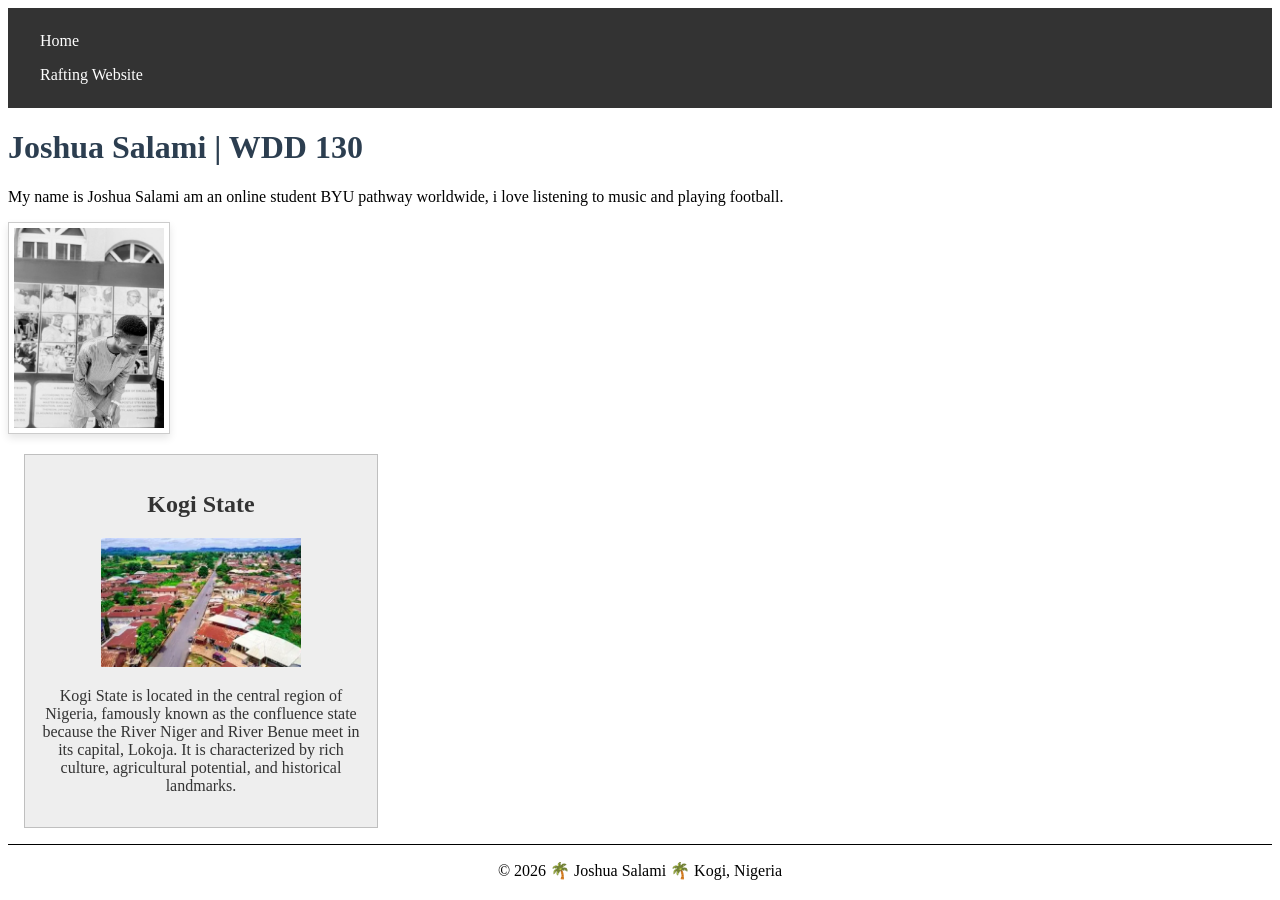
<file: index.html>
<!DOCTYPE html>
<html lang="en">

<head>
  <meta charset="UTF-8">
  <meta name="viewport" content="width=device-width, initial-scale=1.0">
  <title>WDD 130 | Joshua Salami</title>
  <meta name="description" content="Joshua Salami's home page for WDD 130, studying through BYU Pathway Worldwide, featuring personal interests and background about Kogi, Nigeria.">
  <meta name="author" content="Joshua Salami">
  <link rel="stylesheet" href="styles/styles.css">
</head>

<body>
  <header>
    <nav>
      <a href="#">Home</a>
      <a href="wwr/">Rafting Website</a>
    </nav>
  </header>
  
  <main>
    <h1>Joshua Salami | WDD 130</h1>
    <p>My name is Joshua Salami am an online student BYU pathway worldwide, i love listening to music and playing football.</p>
    <img src="images/profile.jpg" alt="Joshua Salami" width="200">
  </main>

  <aside>
    <h2>Kogi State</h2>
    <img src="images/kogi.jpg" alt="Kogi State landscape">
    <p>Kogi State is located in the central region of Nigeria, famously known as the confluence state because the River Niger and River Benue meet in its capital, Lokoja. It is characterized by rich culture, agricultural potential, and historical landmarks.</p>
  </aside>

  <footer>
    <p>&copy; 2026 🌴 Joshua Salami 🌴 Kogi, Nigeria</p>
  </footer>
</body>

</html>
</file>
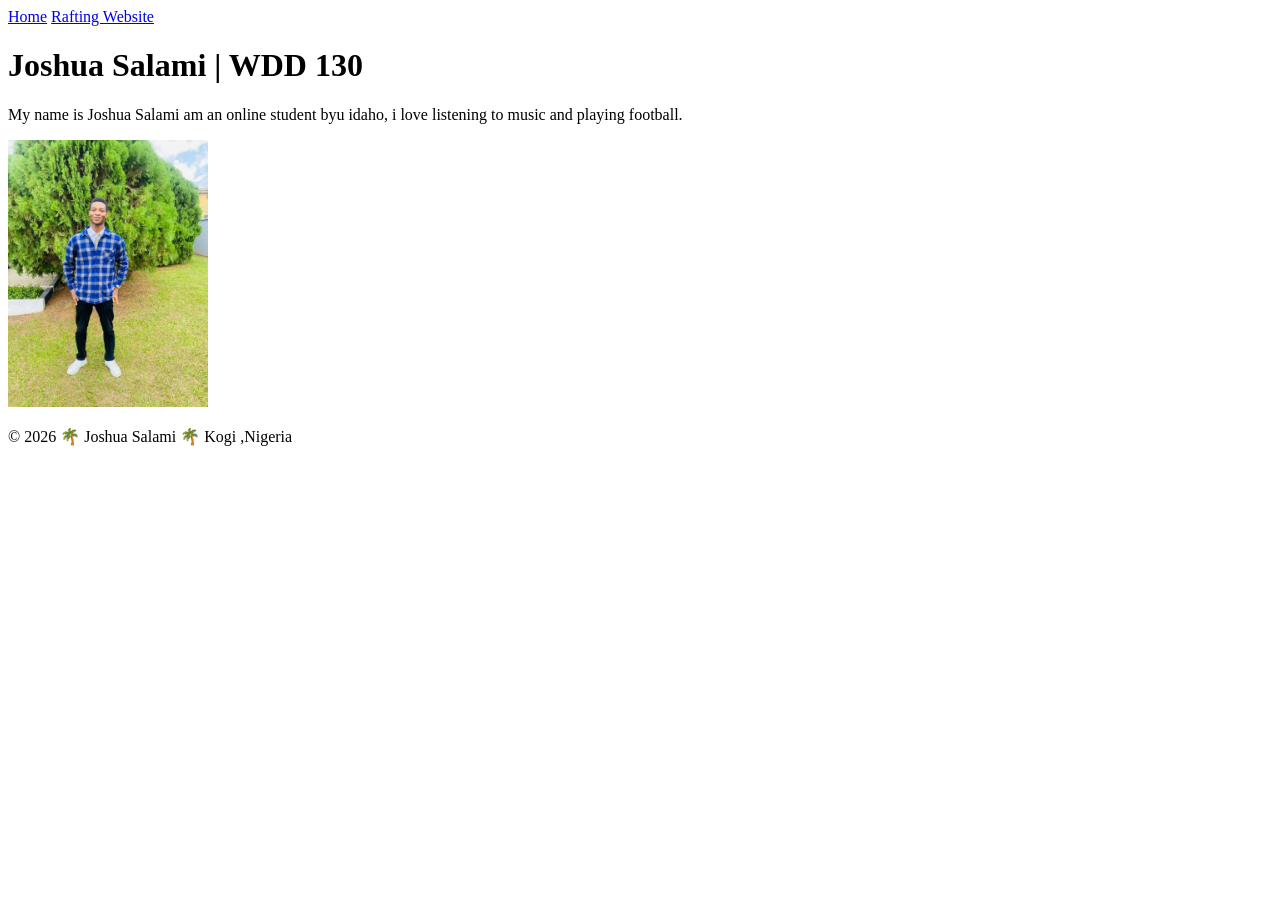
<file: wdd130-main/index.html>
<!DOCTYPE html>
<html lang="en">

<head>
  <meta charset="UTF-8">
  <meta name="viewport" content="width=device-width, initial-scale=1.0">
  <title>WDD 130 | Joshua Salami</title>
</head>

<body>
  <header>
    <nav>
      <a href="#">Home</a>
      <a href="wwr/">Rafting Website</a>
    </nav>
  </header>
  <main>
    <h1>Joshua Salami | WDD 130</h1>
    <p>My name is Joshua Salami am an online student byu idaho, i love listening to music and
      playing football.</p>
    <img src="images/profile.jpg" alt="Joshua Salami" width="200">
  </main>

  <footer>
    <p>&copy; 2026 🌴 Joshua Salami 🌴 Kogi ,Nigeria</p>
  </footer>
</body>
</file>
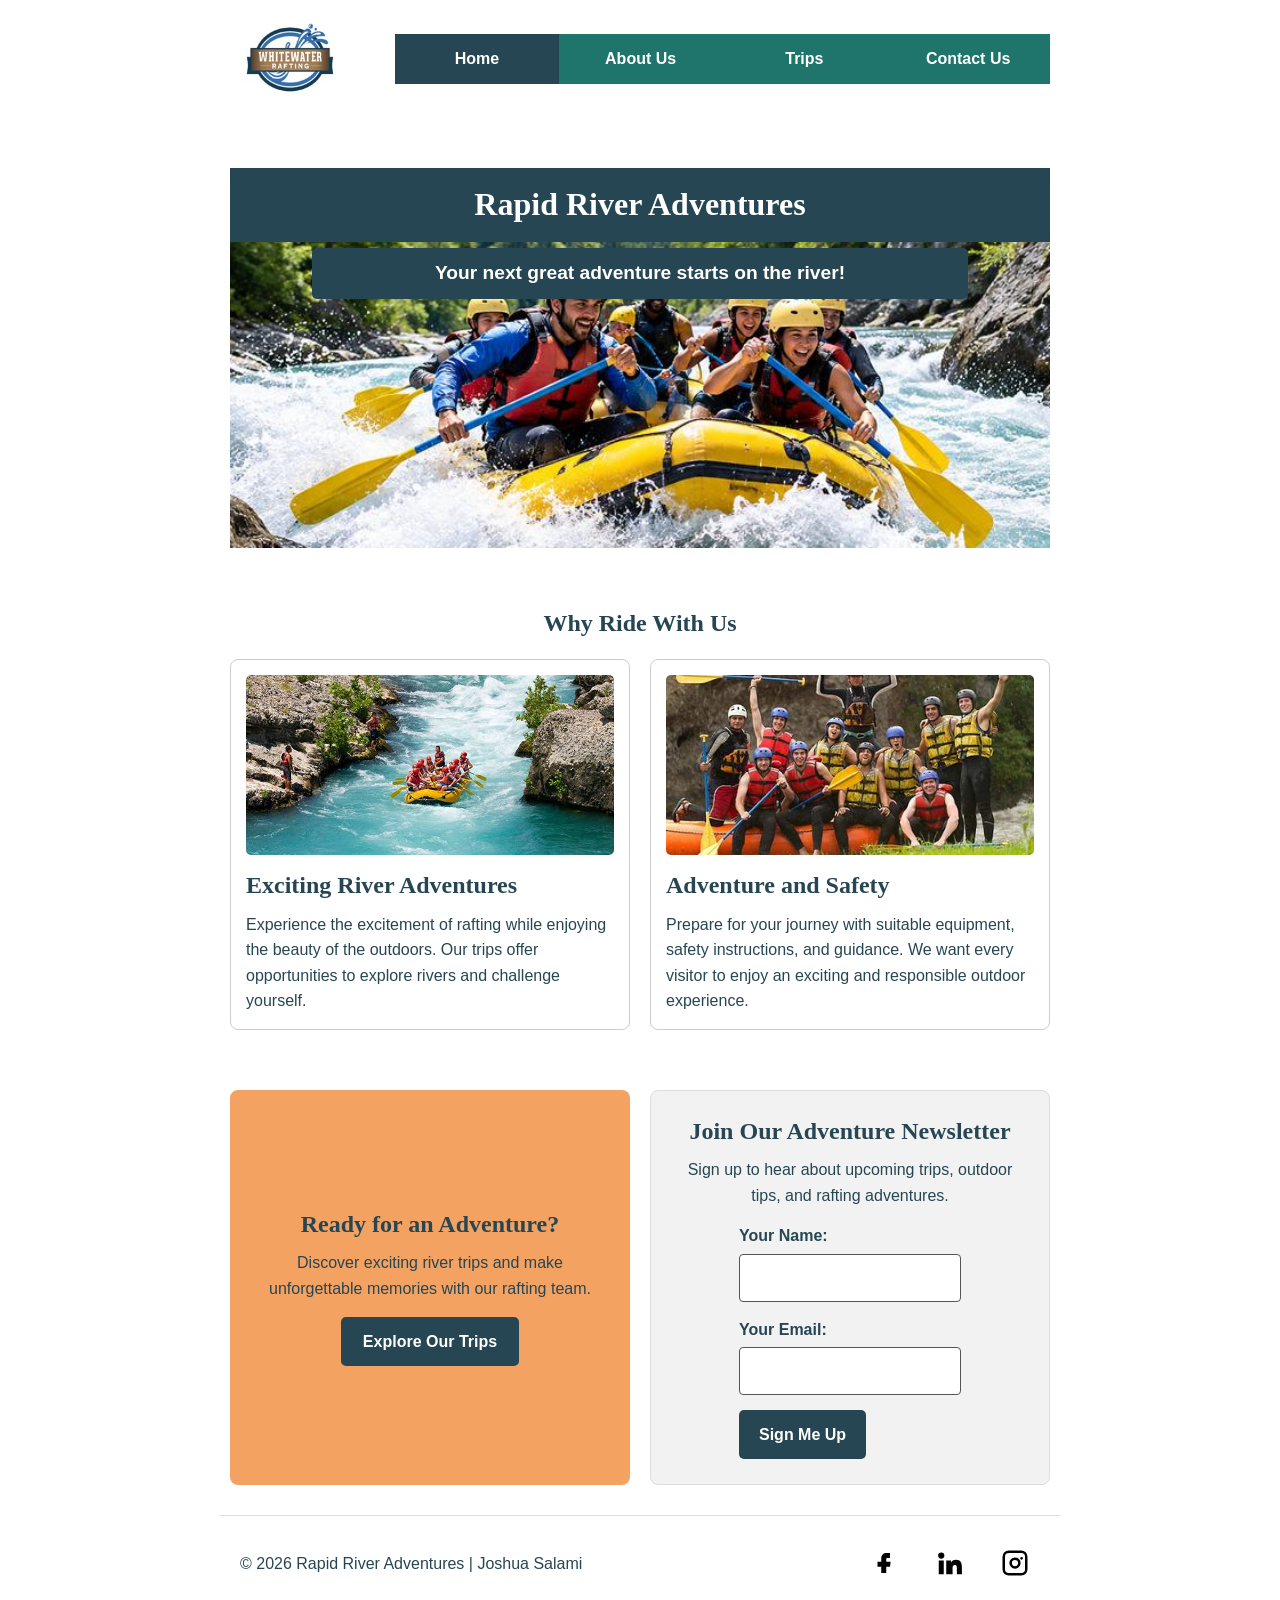
<file: wwr/index.html>
<!DOCTYPE html>
<html lang="en">
<head>
    <meta charset="UTF-8">
    <meta name="viewport" content="width=device-width, initial-scale=1.0">

    <title>Home - Rapid River Adventures</title>
    <meta name="description" content="Discover exciting whitewater rafting trips, guided river adventures, and outdoor experiences with Rapid River Adventures.">
    <meta name="author" content="Joshua Salami">

    <link rel="stylesheet" href="styles/rafting.css">
</head>

<body>
    <header>
        <img src="images/logo.png" alt="Rapid River Adventures Logo" width="182" height="149">

        <nav aria-label="Main navigation">
            <ul>
                <li><a href="index.html" aria-current="page">Home</a></li>
                <li><a href="about.html">About Us</a></li>
                <li><a href="trips.html">Trips</a></li>
                <li><a href="contact.html">Contact Us</a></li>
            </ul>
        </nav>
    </header>

    <main>
        <!-- Hero section -->
        <section class="hero">
            <img src="images/hero.jpg"
                 alt="Adventurers enjoying a whitewater rafting trip" width="1000" height="333">

            <h1>Rapid River Adventures</h1>
            <p>Your next great adventure starts on the river!</p>
        </section>

        <!-- Company information -->
        <section class="home-grid">
            <h2 class="grid-heading">Why Ride With Us</h2>
            <article class="home-card">
                <img src="images/adventure1.jpg"
                     alt="A raft of paddlers navigating turquoise whitewater rapids" width="600" height="400">
                <h2>Exciting River Adventures</h2>
                <p>Experience the excitement of rafting while enjoying the beauty of the outdoors. Our trips offer opportunities to explore rivers and challenge yourself.</p>
            </article>

            <article class="home-card">
                <img src="images/adventure2.jpg"
                     alt="Smiling rafting group wearing helmets and life jackets" width="600" height="400">
                <h2>Adventure and Safety</h2>
                <p>Prepare for your journey with suitable equipment, safety instructions, and guidance. We want every visitor to enjoy an exciting and responsible outdoor experience.</p>
            </article>
        </section>

        <div class="home-split">
            <!-- Call to action -->
            <section class="home-cta">
                <h2>Ready for an Adventure?</h2>
                <p>Discover exciting river trips and make unforgettable memories with our rafting team.</p>
                <a href="trips.html" class="cta-button">Explore Our Trips</a>
            </section>

            <!-- Newsletter signup -->
            <section class="newsletter">
                <h2>Join Our Adventure Newsletter</h2>
                <p>Sign up to hear about upcoming trips, outdoor tips, and rafting adventures.</p>

                <form action="#" method="get">
                    <div>
                        <label for="visitor-name">Your Name:</label>
                        <input type="text" id="visitor-name"
                               name="visitor-name" required>
                    </div>

                    <div>
                        <label for="visitor-email">Your Email:</label>
                        <input type="email" id="visitor-email"
                               name="visitor-email" required>
                    </div>

                    <button type="submit">Sign Me Up</button>
                </form>
            </section>
        </div>
    </main>

    <footer>
        <p>&copy; 2026 Rapid River Adventures | Joshua Salami</p>

        <nav class="socialmedia" aria-label="Social media">
            <a href="https://facebook.com" target="_blank" rel="noopener noreferrer">
                <img src="images/facebook.svg" alt="Facebook">
            </a>
            <a href="https://linkedin.com" target="_blank" rel="noopener noreferrer">
                <img src="images/linkedin.svg" alt="LinkedIn">
            </a>
            <a href="https://instagram.com" target="_blank" rel="noopener noreferrer">
                <img src="images/instagram.svg" alt="Instagram">
            </a>
        </nav>
    </footer>
</body>
</html>
</file>
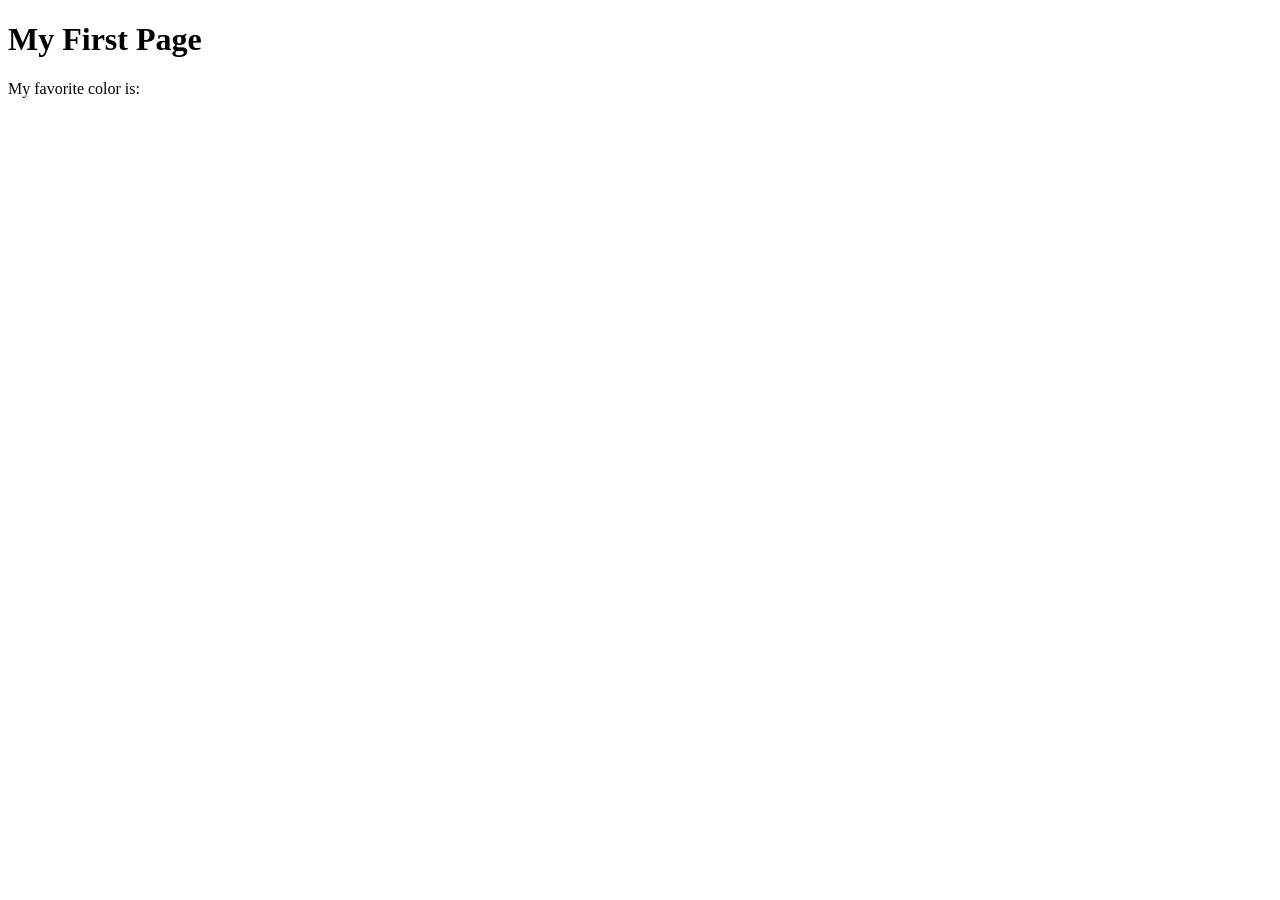
<file: week01/first-page.html>
<!DOCTYPE html>
<html lang="en">
<head>
    <meta charset="UTF-8">
    <meta name="viewport" content="width=device-width, initial-scale=1.0">
    <title>My First Page</title>
</head>
<body>
    <h1>My First Page</h1>
    <p>My favorite color is: </p>
</body>
</html>
</file>
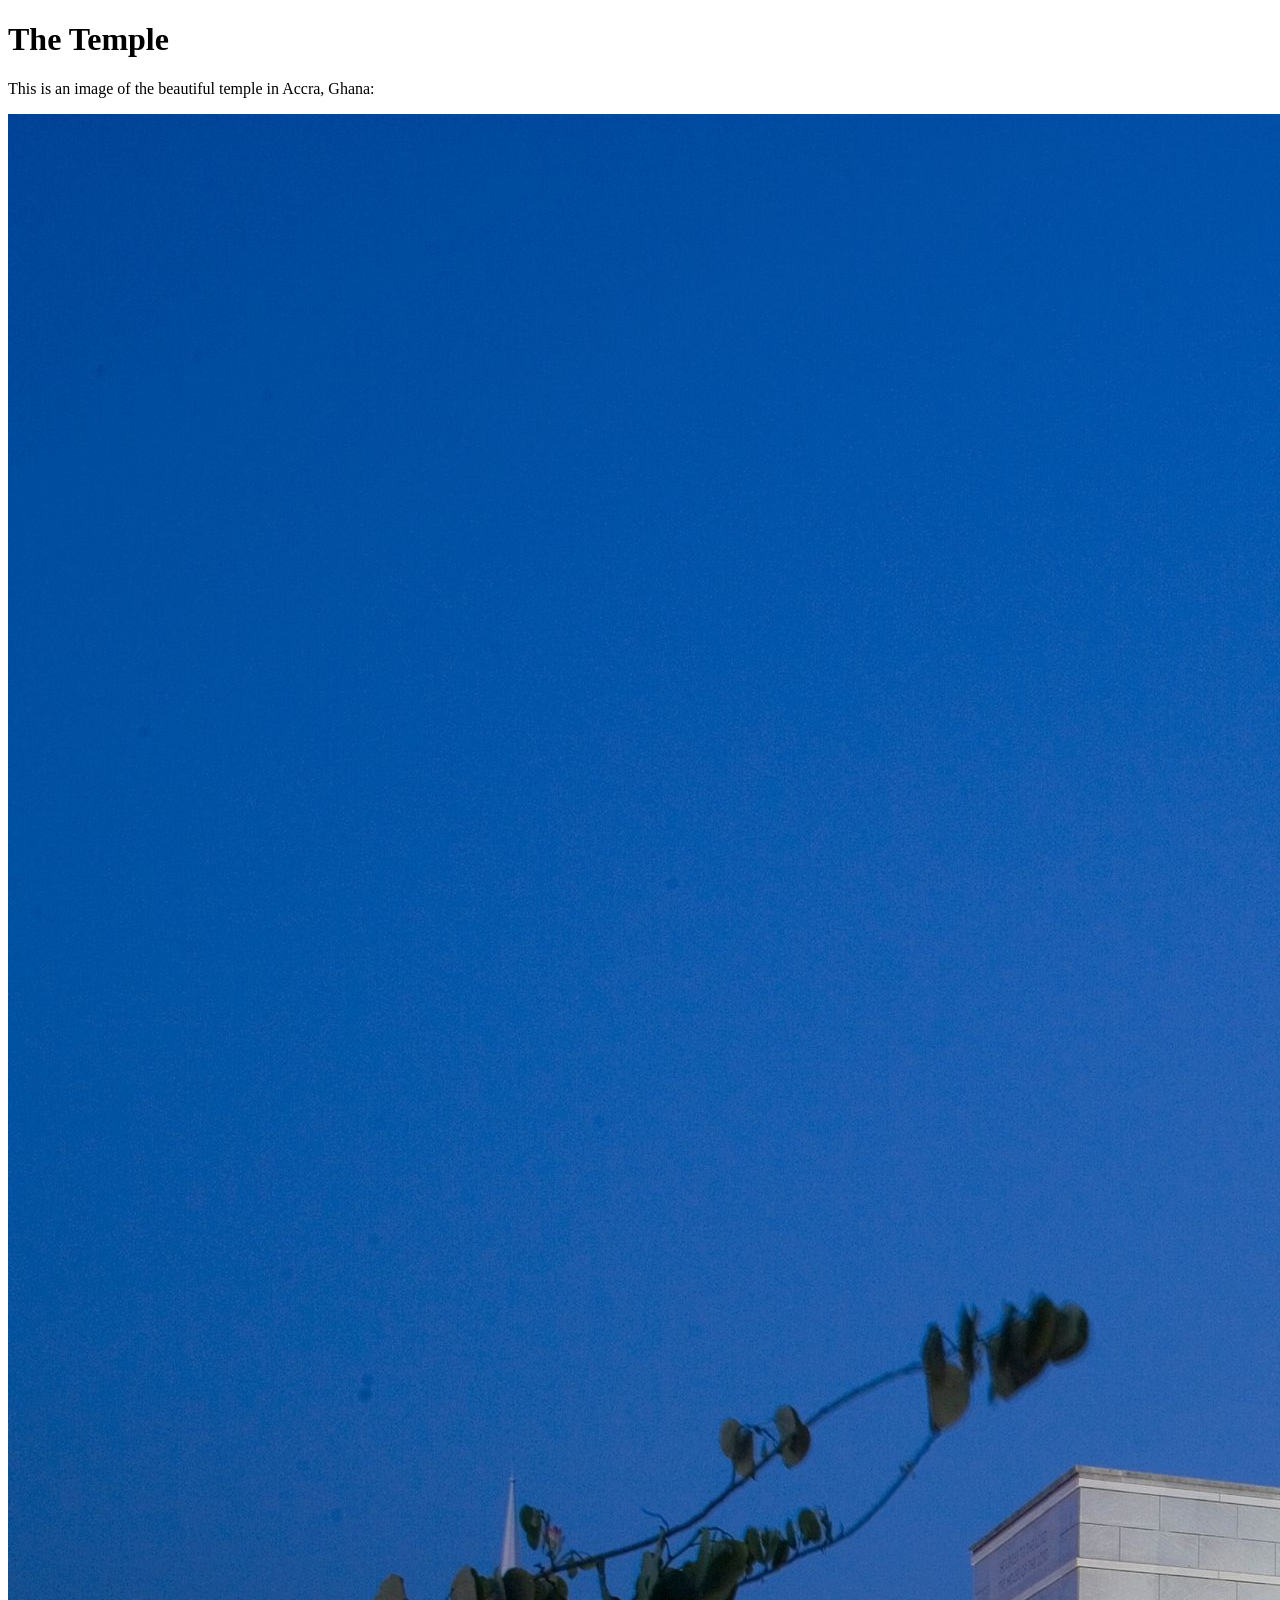
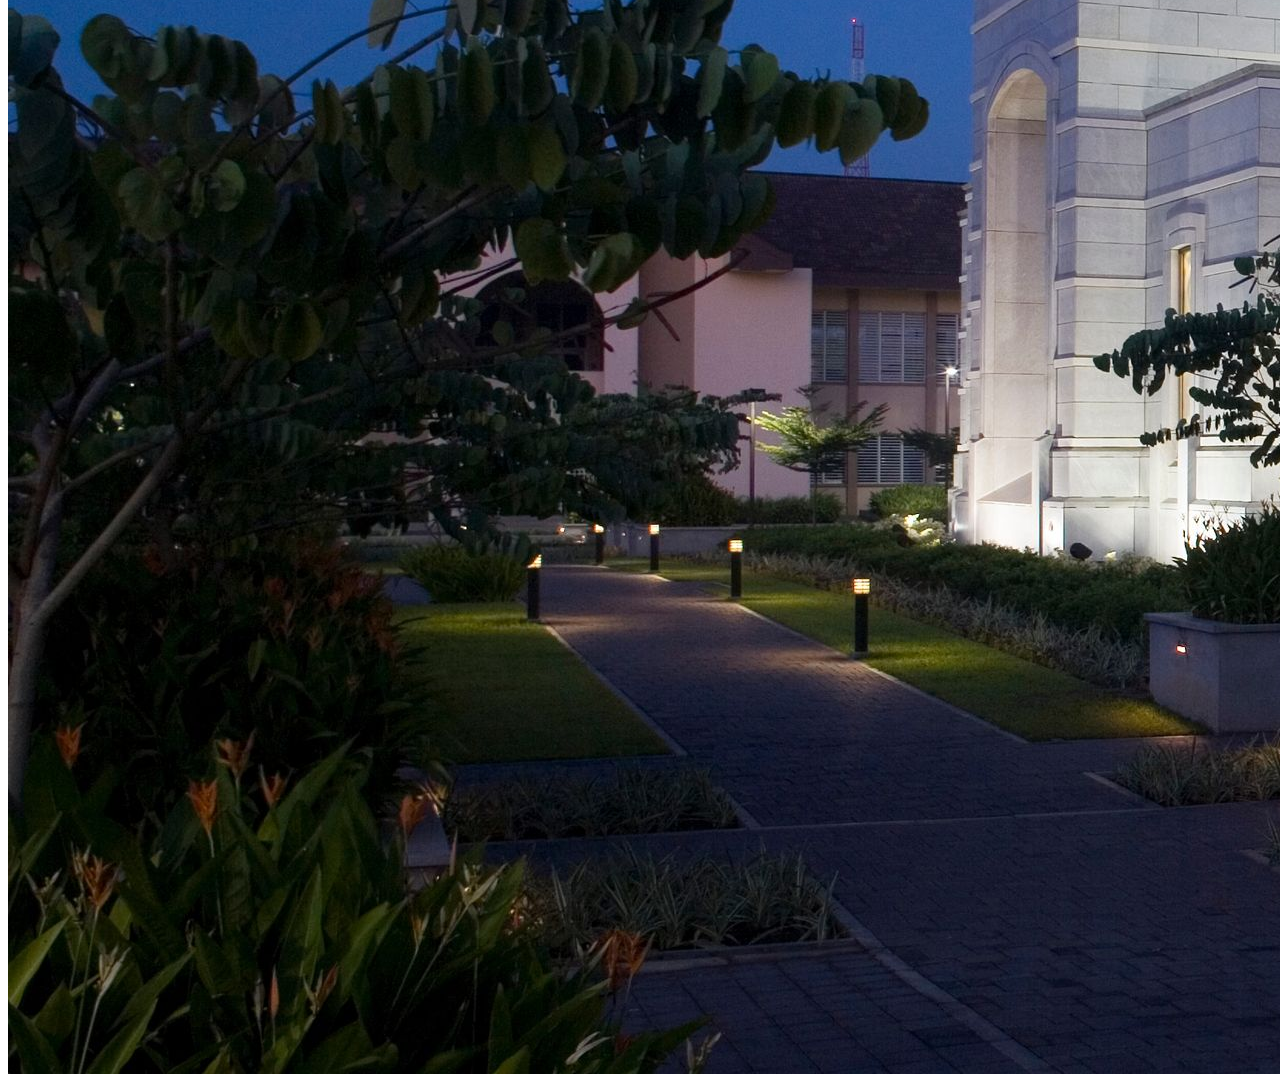
<file: week01/images.html>
<!DOCTYPE html>
<html lang="en">
<head>
    <meta charset="UTF-8">
    <meta name="viewport" content="width=device-width, initial-scale=1.0">
    <title>Temple Image</title>
</head>
<body>
    <h1>The Temple</h1>
    <p>This is an image of the beautiful temple in Accra, Ghana:</p>
    <img src="images/temple-large.jpeg" alt="The Accra Ghana Temple">
    
</body>
</html>
</file>
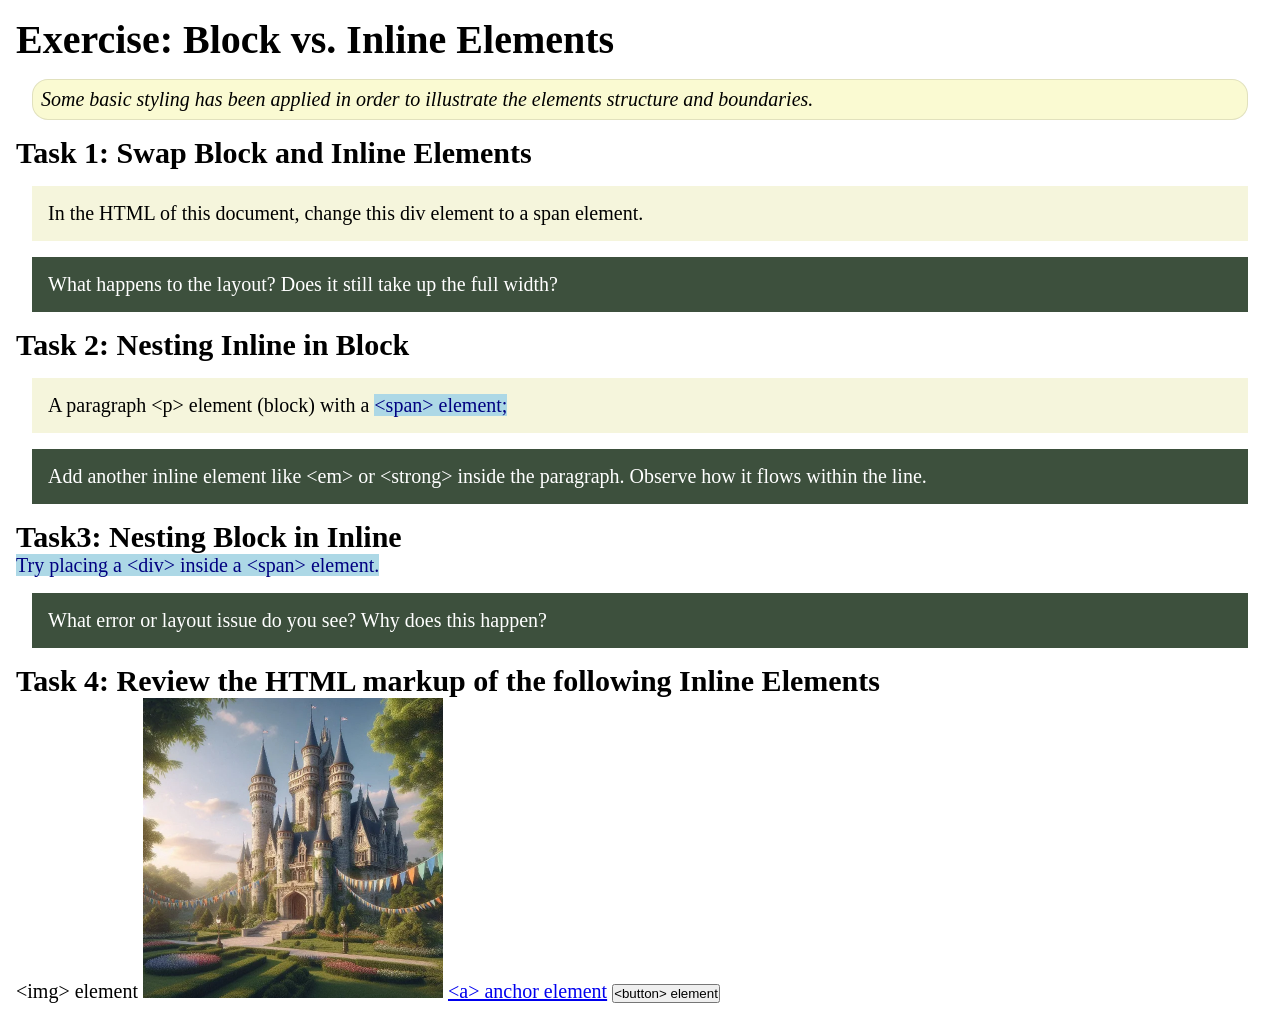
<file: week02/block-vs-inline.html>
<!DOCTYPE html>
<html lang="en">

<head>
    <meta charset="UTF-8">
    <meta name="viewport" content="width=device-width, initial-scale=1.0">
    <title>Exercise: Block vs. Inline Elements</title>
    <link rel="stylesheet" href="styles/block-vs-inline.css">
</head>

<body>
    <main>
        <h1>Exercise: Block vs. Inline Elements</h1>
        <p class="note">Some basic styling has been applied in order to illustrate the elements structure and
            boundaries.</p>

        <h2>Task 1: Swap Block and Inline Elements</h2>
        <div>In the HTML of this document, change this div element to a span element.</div>

        <p class="question">What happens to the layout? Does it still take up the full width?</p>

        <h2>Task 2: Nesting Inline in Block</h2>
        <p>A paragraph &lt;p&gt; element (block) with a <span>&lt;span&gt; element;</span></p>
        <p class="question">Add another inline element like &lt;em&gt; or &lt;strong&gt; inside the paragraph. Observe
            how it flows within the line.</p>

        <h2>Task3: Nesting Block in Inline</h2>
        <span>Try placing a &lt;div&gt; inside a &lt;span&gt; element.</span>
            <p class="question">What error or layout issue do you see? Why does this happen?</p>


            <h2>Task 4: Review the HTML markup of the following Inline Elements</h2>
        &lt;img&gt; element
        <img src="images/castle.webp" alt="placeholder image (images are inline)" width="300" height="300">
        <a href="https://churchofjesuschrist.org">&lt;a&gt; anchor element</a>
        <button type="button">&lt;button&gt; element</button>
    </main>
</body>

</html>
</file>
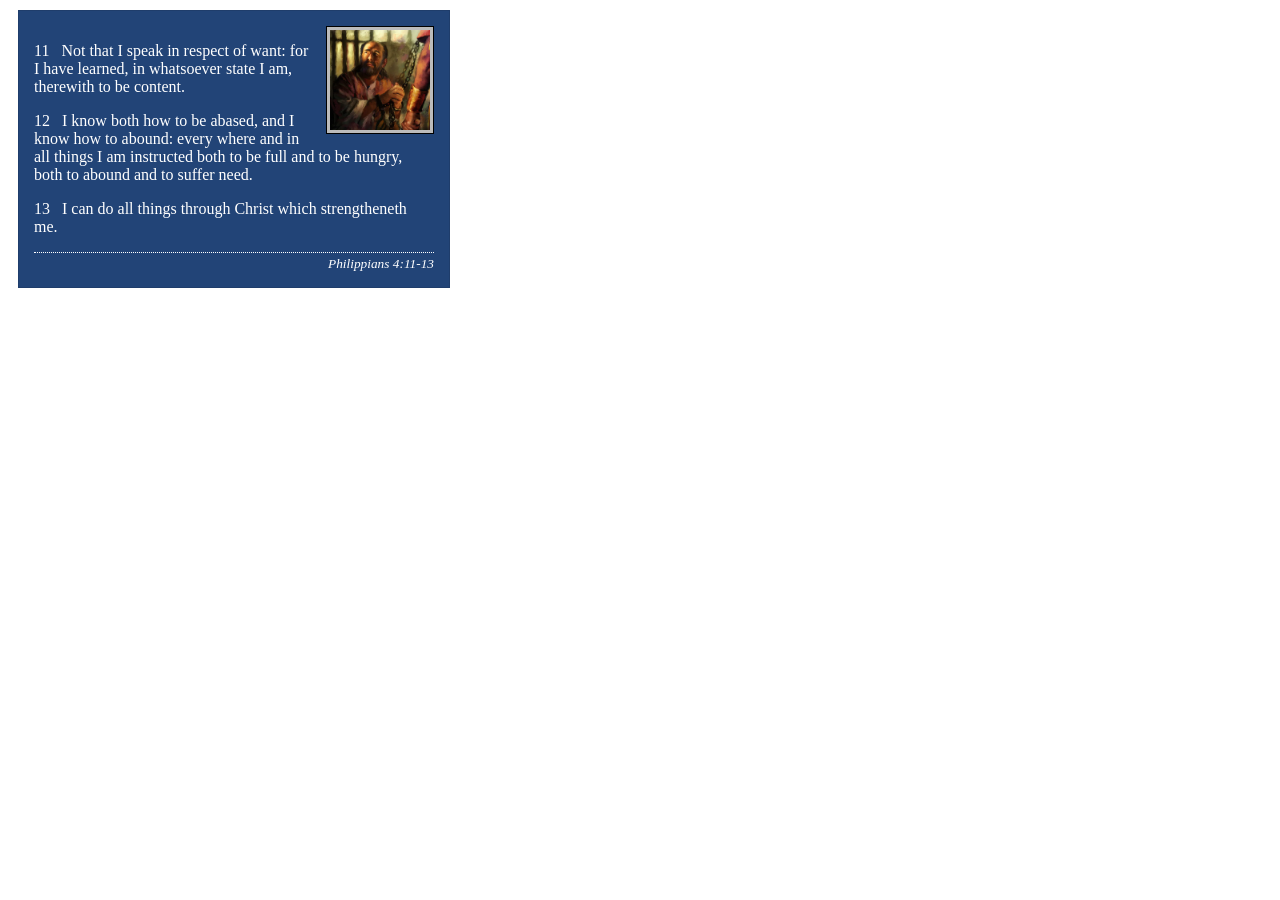
<file: week02/box-model-solution.html>
<!DOCTYPE html>
<html lang="en">
<head>
    <meta charset="UTF-8">
    <meta name="viewport" content="width=device-width, initial-scale=1.0">
    <title>Box Model Activity</title>
    <link rel="stylesheet" href="styles/box-model-solution.css">
</head>
<body>
    <main>
        <div class="callout">
            <img src="images/apostle-paul-imprisoned.webp" alt="Paul the Apostle - Imprisoned in Rome" width="200" height="200">
            <blockquote>
                <p>11 &nbsp; Not that I speak in respect of want: for I have learned, in whatsoever state I am, therewith to be content.</p>
                <p>12 &nbsp; I know both how to be abased, and I know how to abound: every where and in all things I am instructed both to be full and to be hungry, both to abound and to suffer need.</p>
                <p>13 &nbsp; I can do all things through Christ which strengtheneth me.</p>
            </blockquote>
            <cite>Philippians 4:11-13</cite>
        </div>
    </main>
</body>
</html>
</file>
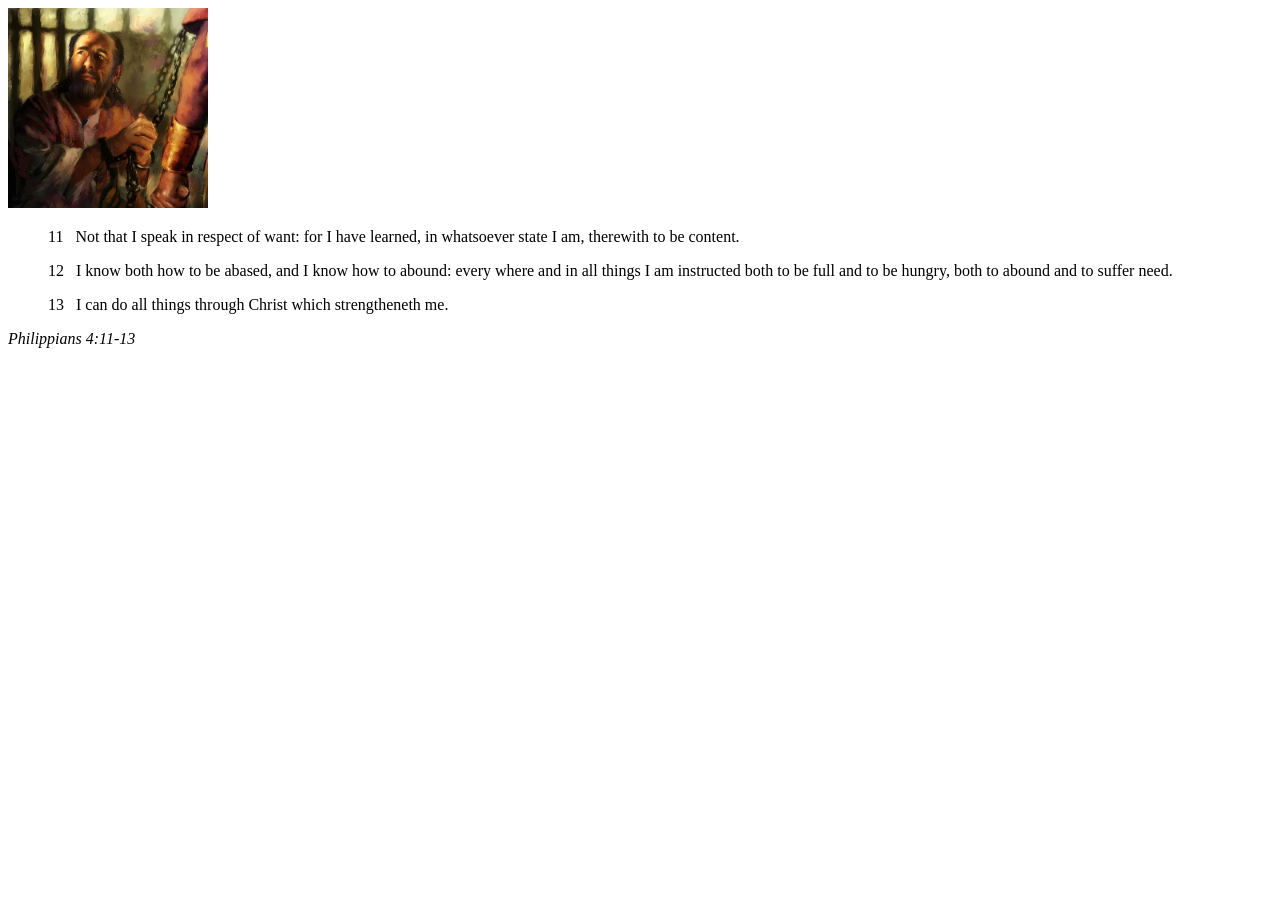
<file: week02/box-model.html>
<!DOCTYPE html>
<html lang="en">
<head>
    <meta charset="UTF-8">
    <meta name="viewport" content="width=device-width, initial-scale=1.0">
    <title>Box Model Activity</title>
</head>
<body>
    <main>
        <div class="callout">
            <img src="images/apostle-paul-imprisoned.webp" alt="Paul the Apostle - Imprisoned in Rome" width="200" height="200">
            <blockquote>
                <p>11 &nbsp; Not that I speak in respect of want: for I have learned, in whatsoever state I am, therewith to be content.</p>
                <p>12 &nbsp; I know both how to be abased, and I know how to abound: every where and in all things I am instructed both to be full and to be hungry, both to abound and to suffer need.</p>
                <p>13 &nbsp; I can do all things through Christ which strengtheneth me.</p>
            </blockquote>
            <cite>Philippians 4:11-13</cite>
        </div>
    </main>
</body>
</html>
</file>
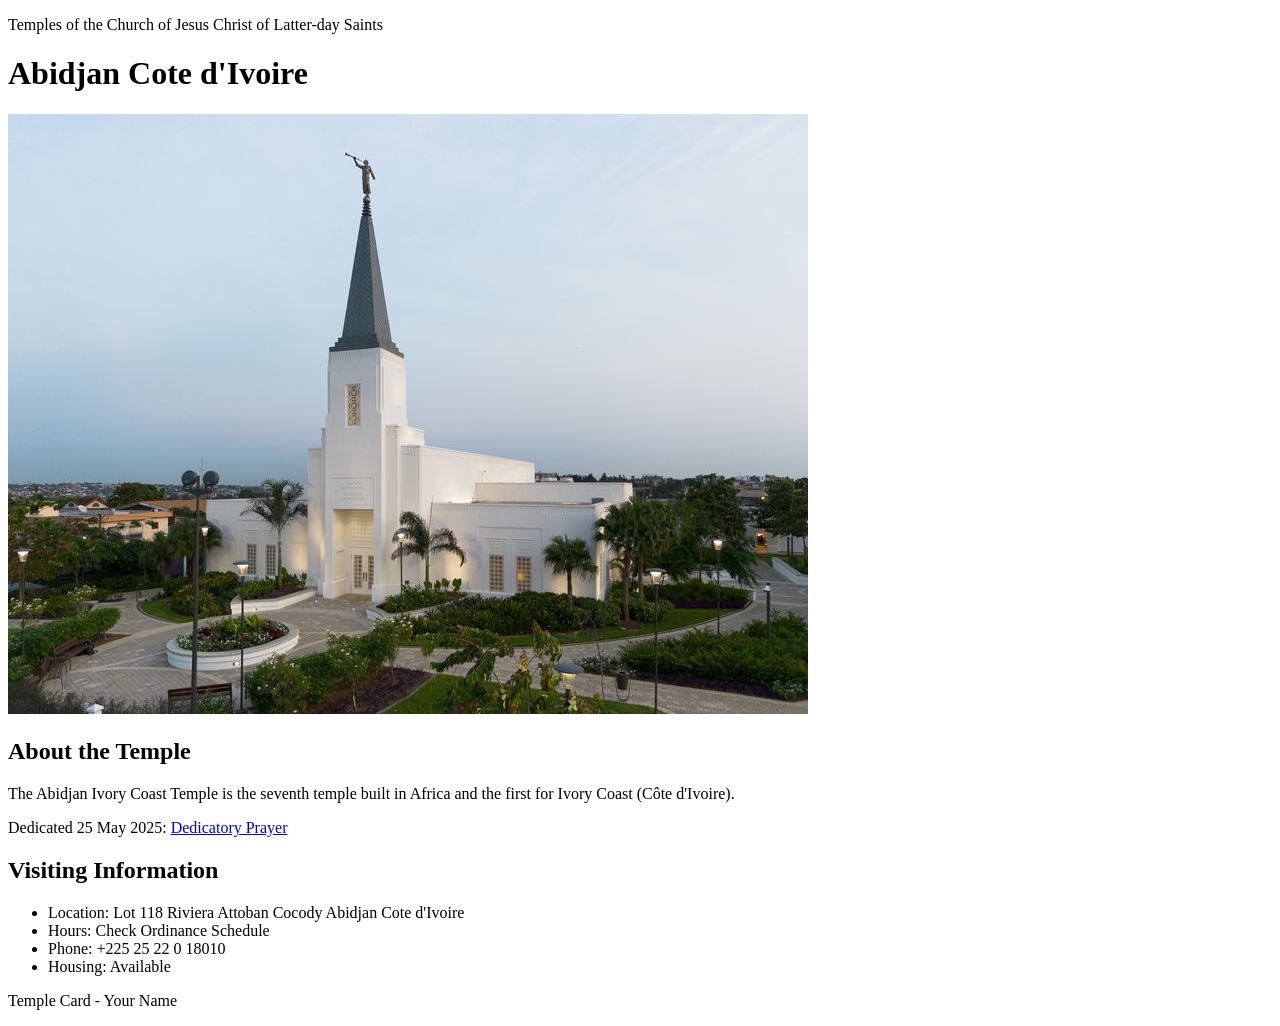
<file: week02/temple.html>
<!DOCTYPE html>
<html lang="en">

<head>
    <meta charset="UTF-8">
    <meta name="viewport" content="width=device-width, initial-scale=1.0">
    <title>Temple Card - Abidjan Cote d'Ivoire</title>
</head>

<body>
    <header>
        <p>Temples of the Church of Jesus Christ of Latter-day Saints</p>
    </header>
    <main>
        <h1>Abidjan Cote d'Ivoire</h1>
        <picture>
            <img src="images/abidjan-ivory-coast.jpeg" alt="Abidjan Cote d'Ivoire Temple">
        </picture>
        <section>
            <h2>About the Temple</h2>
            <p>The Abidjan Ivory Coast Temple is the seventh temple built in Africa and the first for Ivory Coast (Côte
                d'Ivoire).</p>
            <p>Dedicated 25 May 2025: <a
                    href="https://www.churchofjesuschrist.org/temples/dedicatory-prayer/abidjan-ivory-coast-temple/2025-05-25?lang=eng"
                    target="_blank" rel="noopener noreferrer">Dedicatory Prayer</a></p>
        </section>
        <section>
            <h2>Visiting Information</h2>
            <ul>
                <li>Location: Lot 118 Riviera Attoban Cocody Abidjan Cote d'Ivoire</li>
                <li>Hours: Check Ordinance Schedule</li>
                <li>Phone: +225 25 22 0 18010</li>
                <li>Housing: Available</li>
            </ul>
        </section>
    </main>
    <footer>
        <p>Temple Card - Your Name</p>
    </footer>
</body>

</html>
</file>
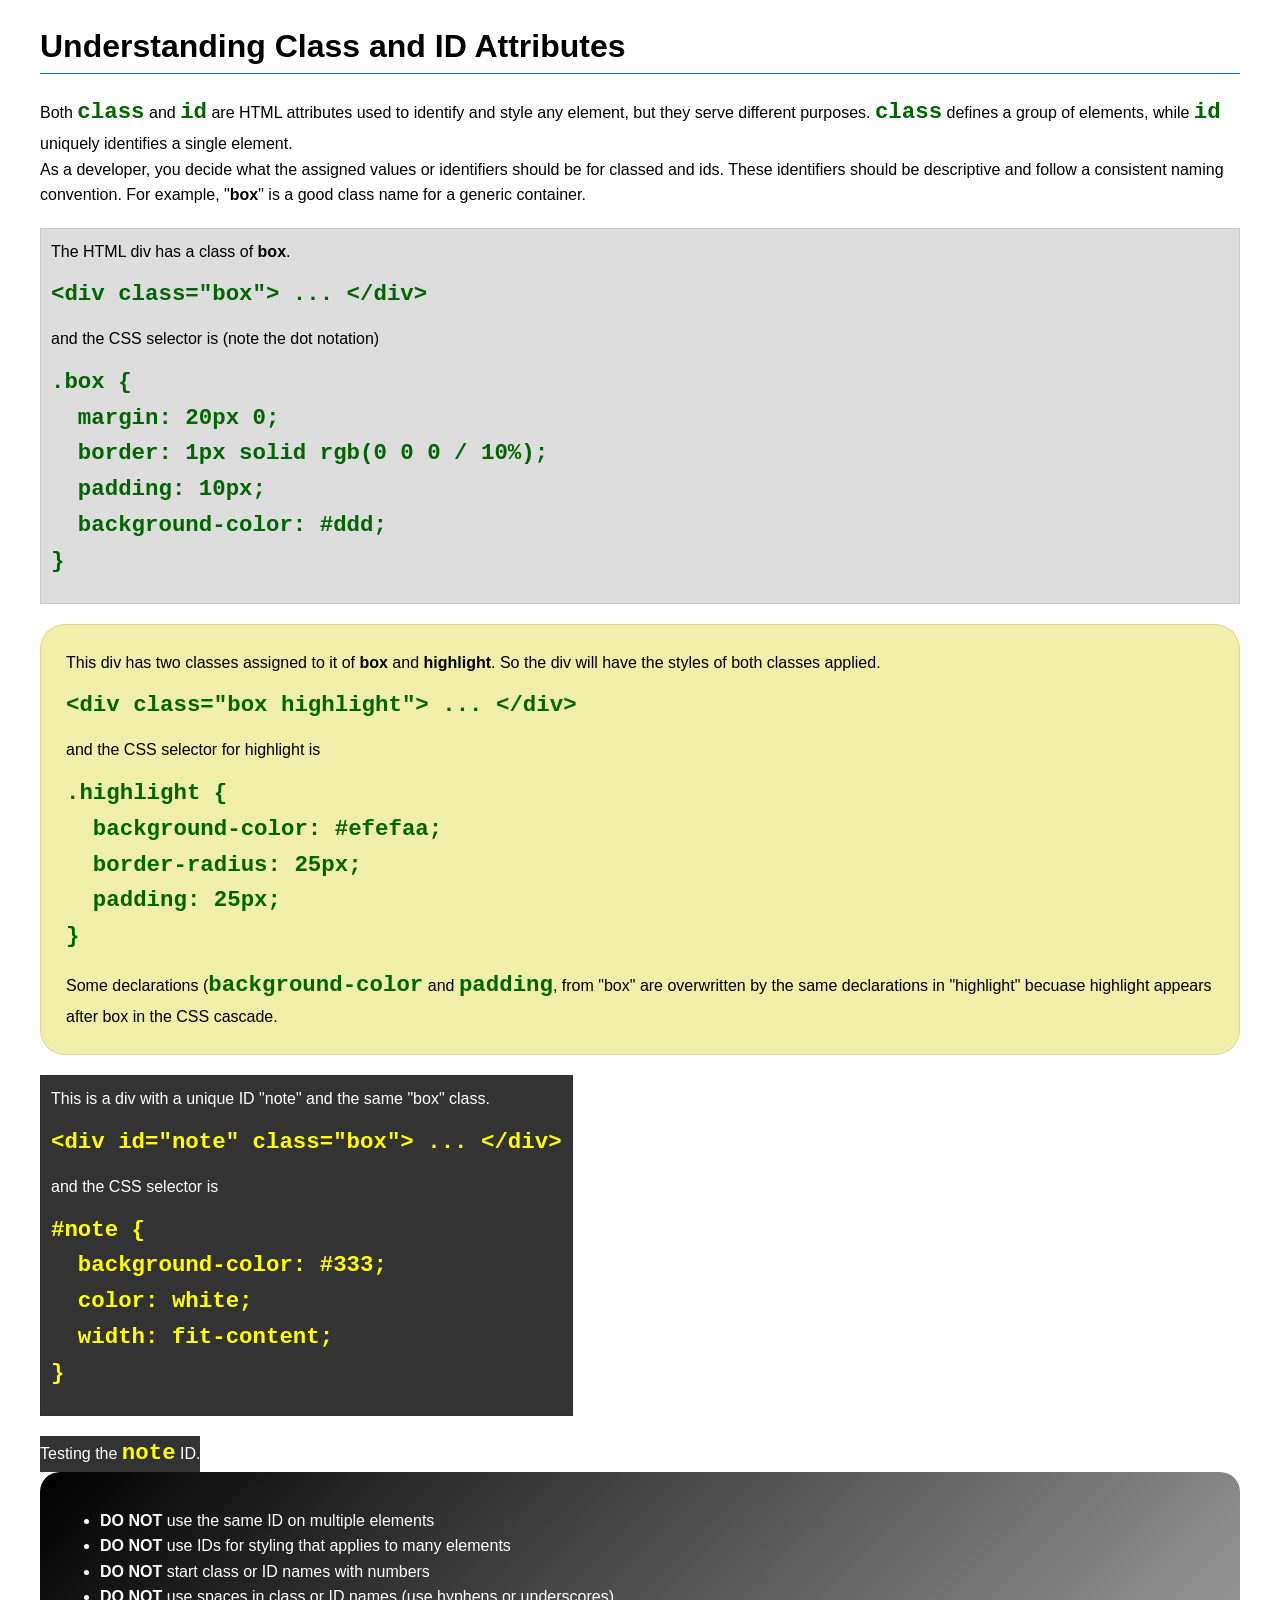
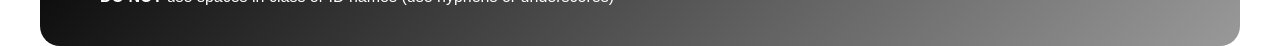
<file: week03/class-and-id.html>
<!DOCTYPE html>
<html lang="en">

<head>
    <meta charset="UTF-8">
    <meta name="viewport" content="width=device-width, initial-scale=1.0">
    <title>Class vs ID Attributes</title>
    <link rel="stylesheet" href="styles/class-and-id.css">
</head>

<body>
    <h1>Understanding Class and ID Attributes</h1>
    <p>Both <code>class</code> and <code>id</code> are HTML attributes used to identify and style any element, but they
        serve different purposes. <code>class</code> defines a group of elements, while <code>id</code> uniquely
        identifies a single element.</p>
    <p>As a developer, you decide what the assigned values or identifiers should be for classed and ids. These
        identifiers should be
        descriptive and follow a consistent naming convention. For example, "<strong>box</strong>" is a good class name
        for a generic container.</p>
    <div class="box">
        <p>The HTML div has a class of <strong>box</strong>.</p>
        <pre><code class="html">&lt;div class="box"&gt; ... &lt;/div&gt;</code></pre>
        and the CSS selector is (note the dot notation)
        <pre><code class="css">.box {
  margin: 20px 0;
  border: 1px solid rgb(0 0 0 / 10%);
  padding: 10px;
  background-color: #ddd; 
}</code></pre>
    </div>

    <div class="box highlight">
        <p>This div has two classes assigned to it of <strong>box</strong> and <strong>highlight</strong>. So the div
            will have the styles of both classes applied.</p>
        <pre><code class="html">&lt;div class="box highlight"&gt; ... &lt;/div&gt;</code></pre>
        and the CSS selector for highlight is
        <pre><code class="css">.highlight {
  background-color: #efefaa;
  border-radius: 25px;
  padding: 25px;
}</code></pre>
<p>Some declarations (<code>background-color</code> and <code>padding</code>, from "box" are overwritten by the same declarations in "highlight" becuase highlight appears after box in the CSS cascade.</p>
    </div>

    <div id="note" class="box">
        <p>This is a div with a unique ID "note" and the same "box" class.</p>
        <pre><code class="html">&lt;div id="note" class="box"&gt; ... &lt;/div&gt;</code></pre>
        and the CSS selector is
        <pre><code class="css">#note {
  background-color: #333;
  color: white;
  width: fit-content;
}</code></pre>
    </div>

    <div id="note">
        <p>Testing the <code>note</code> ID.</p>
    </div>

    <section id="best-practice">
        <ul>
            <li><strong>DO NOT</strong> use the same ID on multiple elements</li>
            <li><strong>DO NOT</strong> use IDs for styling that applies to many elements</li>
            <li><strong>DO NOT</strong> start class or ID names with numbers</li>
            <li><strong>DO NOT</strong> use spaces in class or ID names (use hyphens or underscores)</li>
        </ul>
    </section>




</body>

</html>
</file>
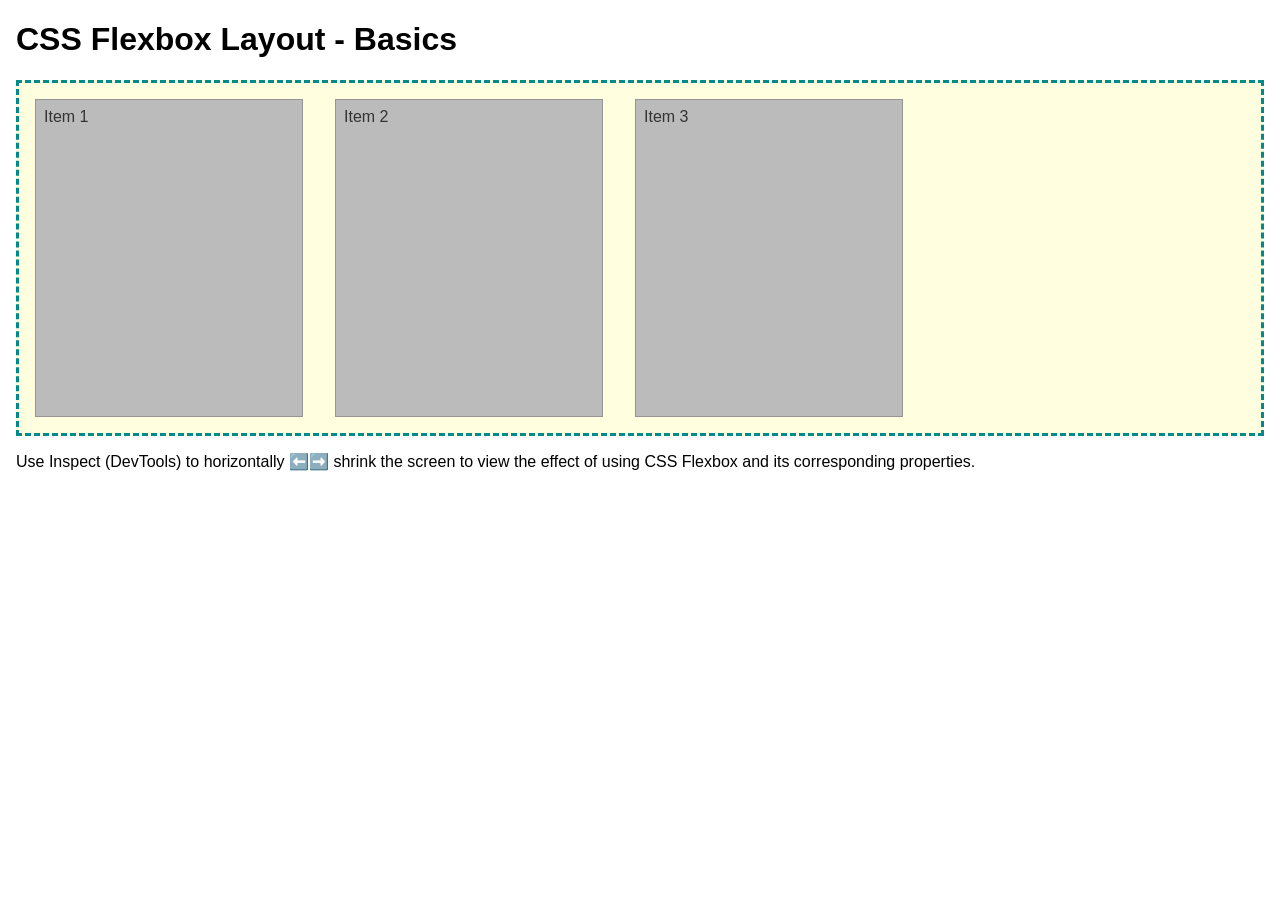
<file: week04/flexbox-layout.html>
<!DOCTYPE html>
<html lang="en">
<head>
    <meta charset="UTF-8">
    <meta name="viewport" content="width=device-width, initial-scale=1.0">
    <title>CSS Flexbox Layout - Basics</title>
    <link rel="stylesheet" href="styles/flexbox.css">
</head>
<body>
    <main>
        <h1>CSS Flexbox Layout - Basics</h1>
        <div class="flex-container">
            <div class="flex-item item1">Item 1</div>
            <div class="flex-item item2">Item 2</div>
            <div class="flex-item item3">Item 3</div>
        </div>
        <p>Use Inspect (DevTools) to horizontally ⬅️➡️ shrink the screen to view the effect of using CSS Flexbox and its corresponding properties.</p>
    </main>
</body>
</html>
</file>
<file: styles/styles.css>
nav {
  background-color: #333;
  padding: 1rem;
}

nav a {
  color: #fff;
  padding: 0.5rem 1rem;
  display: block;
  text-decoration: none;
}

main {
  max-width: 840px;
}

h1 {
  color: #2c3e50;
}

main img {
  width: 150px;
  height: auto;
  border: 1px solid #ccc;
  padding: 5px;
  box-shadow: 0 4px 8px rgb(0 0 0 / 0.1);
}

aside {
  width: 20rem;
  margin: 1rem;
  border: 1px solid rgb(0 0 0 / 0.2);
  padding: 1rem;
  background-color: #eee;
  color: #333;
  text-align: center;
}

aside img {
  width: 200px;
  height: auto;
}

p {
  padding: 0;
}

footer {
  margin-top: 15px;
  border-top: 1px solid #000;
  text-align: center;
}
</file>
<file: wwr/styles/rafting.css>
/* ========================================
   RAPID RIVER ADVENTURES
   Shared Website Stylesheet
   ======================================== */

/* Color Palette and Typography Variables */
:root {
    --primary-color: #264653;
    --secondary-color: #1f756b;
    --accent1-color: #b94d35;
    --accent2-color: #f4a261;
    --heading-font: "Georgia", serif;
    --body-font: Arial, Helvetica, sans-serif;
}

/* Universal Reset */
* {
    margin: 0;
    padding: 0;
    box-sizing: border-box;
}

/* Document Body */
body {
    font-family: var(--body-font);
    color: var(--primary-color);
    background-color: #ffffff;
    line-height: 1.6;
}

img {
    max-width: 100%;
    height: auto;
}

a {
    color: var(--primary-color);
}

a:focus-visible,
button:focus-visible,
input:focus-visible,
textarea:focus-visible {
    outline: 3px solid var(--accent2-color);
    outline-offset: 3px;
}

/* Shared Page Width */
header,
main,
footer {
    width: 100%;
    max-width: 840px;
    margin: 0 auto;
}

/* ========================================
   HEADER AND NAVIGATION
   ======================================== */

header {
    display: grid;
    grid-template-columns: 150px 1fr;
    align-items: center;
    gap: 15px;
    padding: 10px;
}

header img {
    display: block;
    width: 120px;
    height: auto;
}

header h1 {
    font-family: var(--heading-font);
    font-size: 1.8rem;
}

/* Navigation */
nav {
    background-color: var(--secondary-color);
}

nav ul {
    display: flex;
    justify-content: center;
    list-style: none;
}

nav li {
    flex: 1;
}

nav a {
    display: block;
    padding: 12px 10px;
    text-align: center;
    color: #ffffff;
    font-weight: bold;
    text-decoration: none;
}

nav a:hover,
nav a:focus-visible,
nav a[aria-current="page"] {
    background-color: var(--primary-color);
    color: #ffffff;
}

/* ========================================
   TYPOGRAPHY AND GENERAL CONTENT
   ======================================== */

h1,
h2,
h3 {
    font-family: var(--heading-font);
    color: var(--primary-color);
    line-height: 1.3;
}

h2 {
    margin-bottom: 10px;
}

p {
    line-height: 1.6;
}

main {
    padding: 10px;
}

main section {
    margin: 20px 0;
    padding: 20px;
}

main section > h2 {
    text-align: center;
    margin-bottom: 20px;
}

/* Keep hero, card grids and table flush with the other blocks */
.hero,
.home-grid,
.trips-grid,
.trip-table-wrapper {
    padding-left: 0;
    padding-right: 0;
}

/* Heading that spans a whole grid row */
.grid-heading {
    grid-column: 1 / -1;
    text-align: center;
    margin-bottom: 0;
}

/* ========================================
   HERO SECTION
   Used on About, Home and Trips pages
   ======================================== */

.hero {
    position: relative;
    overflow: hidden;
}

.hero > img {
    display: block;
    width: 100%;
    height: 380px;
    object-fit: cover;
}

.hero h1 {
    position: absolute;
    top: 20px;
    left: 0;
    width: 100%;
    padding: 16px;
    text-align: center;
    background-color: var(--primary-color);
    color: #ffffff;
    font-size: 2rem;
}

.hero article {
    position: absolute;
    right: 15px;
    bottom: 20px;
    left: 15px;
    margin: 0;
    padding: 16px;
    background-color: #ffffff;
    border: 3px solid var(--accent2-color);
    border-radius: 5px;
}

.hero article p {
    margin: 0;
    padding: 0;
}

.hero article img {
    float: right;
    width: 125px;
    height: auto;
    margin: 0 0 10px 15px;
    border-radius: 5px;
}

/* ========================================
   HISTORY SECTION
   ======================================== */

.history {
    display: grid;
    grid-template-columns: 1fr 1fr;
    gap: 20px;
    align-items: center;
}

.history img {
    display: block;
    width: 100%;
    border-radius: 5px;
}

/* ========================================
   ADVENTURES SECTION
   About Page
   ======================================== */

.adventures {
    display: grid;
    grid-template-columns: repeat(5, minmax(0, 1fr));
    gap: 12px;
    align-items: start;
}

.adventures figure {
    margin: 0;
    text-align: center;
}

.adventures img {
    display: block;
    width: 100%;
    height: 120px;
    object-fit: cover;
    border-radius: 5px;
}

.adventures figcaption {
    padding: 8px 2px;
    font-weight: bold;
}

/* ========================================
   HOME PAGE
   ======================================== */

/* Hero Heading and Message */
.hero > p {
    position: absolute;
    top: 100px;
    left: 10%;
    width: 80%;
    margin: 0;
    padding: 10px;
    text-align: center;
    background-color: var(--primary-color);
    color: #ffffff;
    font-size: 1.2rem;
    font-weight: bold;
    border-radius: 5px;
}

/* CTA and Newsletter side by side */
.home-split {
    display: grid;
    grid-template-columns: repeat(2, minmax(0, 1fr));
    gap: 20px;
    align-items: stretch;
}

.home-split > section {
    margin: 20px 0;
    display: flex;
    flex-direction: column;
    justify-content: center;
}

.home-split .cta-button {
    align-self: center;
}

/* Home Call to Action */
.home-cta {
    margin: 25px 0;
    padding: 25px;
    text-align: center;
    background-color: var(--accent2-color);
    border-radius: 8px;
}

.home-cta h2 {
    margin-bottom: 10px;
}

.home-cta p {
    margin: 0 0 15px;
}

/* Shared Call-to-Action Button */
.cta-button {
    display: inline-block;
    padding: 12px 22px;
    background-color: var(--primary-color);
    color: #ffffff;
    text-align: center;
    text-decoration: none;
    font-weight: bold;
    border-radius: 5px;
}

.cta-button:hover,
.cta-button:focus-visible {
    background-color: var(--secondary-color);
    color: #ffffff;
}

/* Home Content Grid */
.home-grid {
    display: grid;
    grid-template-columns: repeat(2, minmax(0, 1fr));
    gap: 20px;
    align-items: stretch;
}

.home-card {
    margin: 0;
    padding: 15px;
    border: 1px solid #cccccc;
    border-radius: 8px;
    background-color: #ffffff;
}

.home-card img {
    display: block;
    width: 100%;
    height: 180px;
    object-fit: cover;
    border-radius: 5px;
}

.home-card h2 {
    margin-top: 15px;
}

.home-card p {
    margin-top: 8px;
}

/* Newsletter */
.newsletter {
    margin: 25px 0;
    padding: 25px;
    background-color: #f2f2f2;
    border: 1px solid #dddddd;
    border-radius: 8px;
}

.newsletter h2,
.newsletter > p {
    text-align: center;
}

.newsletter h2 {
    margin-bottom: 10px;
}

.newsletter > p {
    margin-bottom: 15px;
}

.newsletter form {
    max-width: 500px;
    margin: 0 auto;
}

.newsletter form div {
    margin-bottom: 15px;
}

.newsletter label {
    display: block;
    margin-bottom: 5px;
    font-weight: bold;
}

.newsletter input {
    display: block;
    width: 100%;
    padding: 10px;
    border: 1px solid #555555;
    border-radius: 4px;
    font: inherit;
    background-color: #ffffff;
}

.newsletter button {
    display: inline-block;
    padding: 12px 20px;
    background-color: var(--primary-color);
    color: #ffffff;
    border: none;
    border-radius: 5px;
    font: inherit;
    font-weight: bold;
    cursor: pointer;
}

.newsletter button:hover,
.newsletter button:focus-visible {
    background-color: var(--secondary-color);
}

/* ========================================
   TRIPS PAGE
   ======================================== */

/* Trips Introduction */
.trips-intro {
    margin: 20px 0;
    padding: 25px;
    text-align: center;
    background-color: var(--accent2-color);
    border-radius: 8px;
}

.trips-intro h2 {
    margin-bottom: 10px;
}

.trips-intro p {
    margin-bottom: 15px;
}

/* Trip Cards Grid */
.trips-grid {
    display: grid;
    grid-template-columns: repeat(3, minmax(0, 1fr));
    gap: 20px;
    align-items: stretch;
}

.trip-card {
    margin: 0;
    padding: 15px;
    border: 1px solid #cccccc;
    border-radius: 8px;
    background-color: #ffffff;
    box-shadow: 0 2px 6px rgba(0, 0, 0, 0.1);
}

.trip-card img {
    display: block;
    width: 100%;
    height: 170px;
    object-fit: cover;
    border-radius: 5px;
}

.trip-card h2 {
    margin-top: 15px;
}

.trip-card p {
    margin: 10px 0;
}

.trip-card ul {
    margin: 10px 0 10px 20px;
}

/* Trips Summary Table */
.trip-table-wrapper {
    width: 100%;
    margin: 20px 0;
    overflow-x: auto;
}

.trips-table {
    width: 100%;
    border-collapse: collapse;
    text-align: left;
}

.trips-table caption {
    padding: 8px 0;
    font-weight: bold;
    text-align: left;
}

.trips-table th,
.trips-table td {
    padding: 12px;
    border: 1px solid #cccccc;
}

.trips-table th {
    background-color: var(--primary-color);
    color: #ffffff;
}

.trips-table tbody tr:nth-child(even) {
    background-color: #f2f2f2;
}

/* Trips Contact Call to Action */
.trips-contact {
    margin: 25px 0;
    padding: 25px;
    text-align: center;
    background-color: #f2f2f2;
    border-radius: 8px;
}

.trips-contact p {
    margin: 10px 0 15px;
}

/* ========================================
   CONTACT PAGE
   ======================================== */

.contact-info {
    display: grid;
    grid-template-columns: 1fr 1fr;
    gap: 30px;
    align-items: center;
}

.contact-info h2 {
    margin-bottom: 15px;
}

.contact-info p {
    margin-bottom: 10px;
}

.map iframe {
    display: block;
    width: 100%;
    max-width: 400px;
    min-height: 250px;
    border: 0;
}

/* Employee Section */
.employees {
    margin-top: 30px;
}

.employee-grid {
    display: grid;
    grid-template-columns: repeat(3, minmax(0, 1fr));
    gap: 20px;
}

.employee-grid figure {
    margin: 0;
    text-align: center;
}

.employee-grid img {
    display: block;
    width: 100%;
    max-width: 220px;
    height: 180px;
    margin: 0 auto;
    object-fit: cover;
    border-radius: 5px;
}

.employee-grid figcaption {
    margin-top: 8px;
    font-weight: bold;
}

/* Contact Form */
.contact-form {
    margin-top: 30px;
}

.contact-form form {
    max-width: 700px;
    margin: 0 auto;
}

.contact-form fieldset {
    margin-bottom: 20px;
    padding: 15px;
    border: 1px solid var(--primary-color);
    border-radius: 5px;
}

.contact-form legend {
    padding: 0 8px;
    font-weight: bold;
}

.contact-form label {
    display: block;
    margin: 10px 0 5px;
}

.contact-form input[type="text"],
.contact-form input[type="email"],
.contact-form textarea {
    display: block;
    width: 100%;
    padding: 10px;
    border: 1px solid #555555;
    border-radius: 4px;
    font-family: var(--body-font);
    font-size: 1rem;
    background-color: #ffffff;
}

.contact-form textarea {
    min-height: 120px;
    resize: vertical;
}

.contact-form input[type="radio"],
.contact-form input[type="checkbox"] {
    width: auto;
    margin-right: 8px;
}

.contact-form .checkbox-label {
    display: flex;
    align-items: center;
    gap: 8px;
    margin: 15px 0;
}

.contact-form button {
    display: inline-block;
    padding: 12px 25px;
    background-color: var(--primary-color);
    color: #ffffff;
    border: none;
    border-radius: 5px;
    font-size: 1rem;
    font-weight: bold;
    cursor: pointer;
}

.contact-form button:hover,
.contact-form button:focus-visible {
    background-color: var(--secondary-color);
}

/* ========================================
   FOOTER
   ======================================== */

footer {
    display: flex;
    align-items: center;
    justify-content: space-between;
    gap: 15px;
    padding: 20px;
    border-top: 1px solid #dddddd;
}

footer p {
    margin: 0;
    padding: 0;
}

.socialmedia {
    display: flex;
    align-items: center;
    justify-content: flex-end;
    gap: 15px;
    background-color: transparent;
}

.socialmedia a {
    display: inline-flex;
    align-items: center;
    text-decoration: none;
}

.socialmedia img {
    display: block;
    width: 30px;
    height: 30px;
}

/* ========================================
   RESPONSIVE DESIGN
   ======================================== */

@media screen and (max-width: 700px) {
    header,
    main,
    footer {
        width: 100%;
    }

    header {
        grid-template-columns: 90px 1fr;
        gap: 10px;
    }

    header img {
        width: 80px;
    }

    header h1 {
        font-size: 1.4rem;
    }

    nav ul {
        flex-wrap: wrap;
    }

    nav li {
        flex: 1 1 45%;
    }

    nav a {
        padding: 10px 5px;
    }

    main {
        padding: 8px;
    }

    main section {
        padding: 12px;
    }

    .hero > img {
        height: 300px;
    }

    .hero h1 {
        top: 10px;
        padding: 10px;
        font-size: 1.3rem;
    }

    .hero > p {
        top: 65px;
        font-size: 0.9rem;
    }

    .hero article {
        right: 10px;
        bottom: 10px;
        left: 10px;
        padding: 10px;
    }

    .hero article img {
        width: 90px;
        margin-left: 10px;
    }

    .history,
    .home-grid,
    .home-split,
    .contact-info,
    .trips-grid {
        grid-template-columns: 1fr;
    }

    .adventures {
        grid-template-columns: repeat(2, minmax(0, 1fr));
    }

    .employee-grid {
        grid-template-columns: 1fr;
    }

    .employee-grid img {
        max-width: 260px;
    }

    .home-card img,
    .trip-card img {
        height: 200px;
    }

    .newsletter,
    .home-cta,
    .trips-intro,
    .trips-contact {
        padding: 18px;
    }

    footer {
        flex-wrap: wrap;
        justify-content: center;
        text-align: center;
    }

    .socialmedia {
        justify-content: center;
        width: 100%;
    }
}

/* Extra Small Screens */
@media screen and (max-width: 400px) {
    header {
        grid-template-columns: 65px 1fr;
    }

    header img {
        width: 60px;
    }

    header h1 {
        font-size: 1.15rem;
    }

    .hero > img {
        height: 260px;
    }

    .hero h1 {
        font-size: 1.1rem;
    }

    .hero > p {
        top: 60px;
        font-size: 0.8rem;
    }

    .adventures {
        grid-template-columns: 1fr;
    }
}
</file>
<file: week02/styles/block-vs-inline.css>
* {
    margin: 0;
    padding: 0;
}

body {
    font-size: 20px;
    margin: 1rem;
}

p,
div {
    background-color: beige;
    margin: 1rem;
    padding: 1rem;
}

span {
    color: navy;
    background-color: lightblue;
}

code {
    margin: 0;
    padding: 0;
    color: green;
    font-size: 1.2rem;
}

.note {
    font-style: italic;
    background-color: lightgoldenrodyellow;
    border-radius: 1rem;
    border: 1px solid rgb(0 0 0 / 10%);
    margin: 1rem;
    padding: .5rem;
}

.question {
    background-color: #3d503d;
    color: #fff;
}
</file>
<file: week02/styles/box-model-solution.css>
.callout {
    max-width: 400px;
    margin: 10px;
    border: 1px solid rgba(0, 0, 0, .1);
    padding: 15px;
    background-color: #247;
    color: #fff;
}

.callout img {
    float: right;
    margin: 0 0 10px 15px;
    border: 1px solid #000;
    padding: 3px;
    background-color: #bbb;
    width: 100px;
    height: auto;

}

blockquote {
    margin: 0;
}

cite {
    display: block;
    border-top: 1px dotted #fff;
    padding-top: 3px;
    text-align: right;
    font-size: smaller;
}
</file>
<file: week03/styles/class-and-id.css>
body {
    font-family: Arial, sans-serif;
    line-height: 1.6;
    margin: 0;
    padding: 0 40px;
}

h1 {
    border-bottom: 1px solid rgb(0 110 182);
    padding-bottom: 0;
}



p {
    margin: 0;
}

code {
    color: darkgreen;
    font-weight: 700;
    font-size: 1.4rem;
}

/* Class examples - can be reused */

.box {
    margin: 20px 0;
    border: 1px solid rgb(0 0 0 / 10%);
    padding: 10px;
    background-color: #ddd; /* this is shorthand for #dddddd */
}

.highlight {
    background-color: #efefaa;
    border-radius: 25px;
    padding: 25px;
}

/* ID examples - should be unique */

#note {
    background-color: #333;
    color: white;
    width: fit-content;
}

#note code {
    color: yellow;
}

#best-practice {
    background: linear-gradient(135deg, #000 0%, #999 100%);
    color: white;
    border-radius: 20px;
    padding: 20px
}
</file>
<file: week04/styles/flexbox.css>
body {
    font-family: Helvetica, Arial, sans-serif;
    margin: 1rem;
}

.flex-container {
    border: 3px dashed darkcyan;
    background-color: lightyellow;
    display: flex;
    flex-wrap: wrap;
}

.flex-item {
    width: 250px;
    margin: 1rem;
    border: 1px solid rgb(0 0 0 / 20%);
    padding: 0.5rem;
    background-color: #bbb;
    color: #333;
}

.item1 {
    min-height: 100px;
}

.item2 {
    min-height: 200px;
}

.item3 {
    min-height: 300px;
}
</file>
